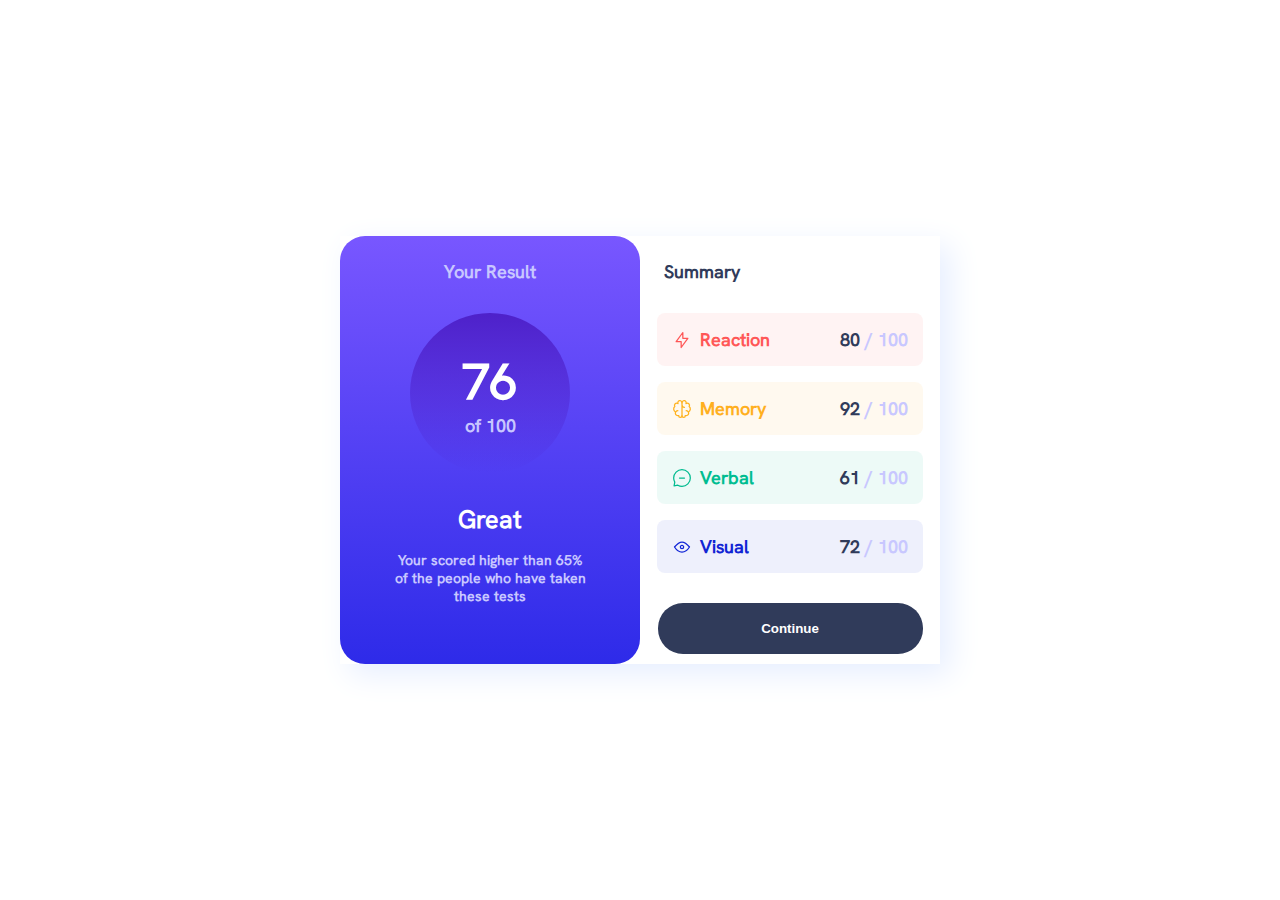
<file: index.html>
<!DOCTYPE html>
<html lang="en">
  <head>
    <meta charset="UTF-8" />
    <meta name="viewport" content="width=device-width, initial-scale=1.0" />
    <!-- displays site properly based on user's device -->

    <link
      rel="icon"
      type="image/png"
      sizes="32x32"
      href="./assets/images/favicon-32x32.png"
    />
    <link rel="stylesheet" href="styles.css" />

    <title>Frontend Mentor | Results summary component</title>
  </head>

  <body>
    <main>
      <div class="container">
        <section class="result">
          <h4 class="title">Your Result</h4>

          <div class="total-container">
            <p class="total">
              <span>76</span>
              of 100
            </p>
          </div>

          <div class="rating">
            <span>Great</span>
            <p>
              Your scored higher than 65% of the people who have taken these
              tests
            </p>
          </div>
        </section>

        <section class="summary">
          <h4 class="title">Summary</h4>

          <ol class="metrics">
            <li class="metric reaction">
              <div>
                <img src="./assets/images/icon-reaction.svg" alt="" />
                <p class="category">Reaction</p>
              </div>
              <p class="score"><span>80</span> / 100</p>
            </li>

            <li class="metric memory">
              <div>
                <img src="./assets/images/icon-memory.svg" alt="" />
                <p class="category">Memory</p>
              </div>
              <p class="score"><span>92</span> / 100</p>
            </li>

            <li class="metric verbal">
              <div>
                <img src="./assets/images/icon-verbal.svg" alt="" />
                <p class="category">Verbal</p>
              </div>
              <p class="score"><span>61</span> / 100</p>
            </li>

            <li class="metric visual">
              <div>
                <img src="./assets/images/icon-visual.svg" alt="" />
                <p class="category">Visual</p>
              </div>
              <p class="score"><span>72</span> / 100</p>
            </li>
          </ol>

          <button type="submit">Continue</button>
        </section>
      </div>
    </main>
  </body>
</html>
</file>
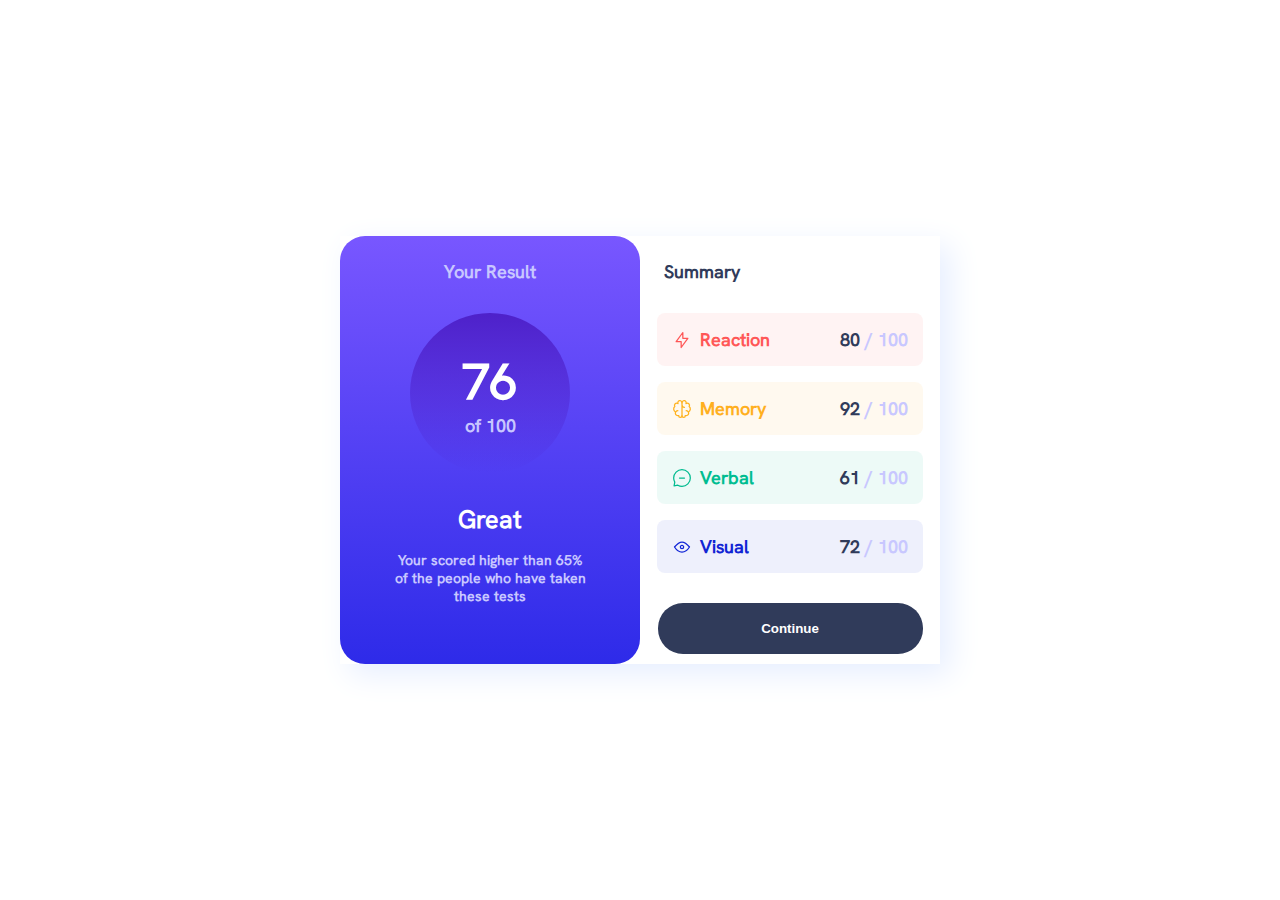
<file: src/index.html>
<!DOCTYPE html>
<html lang="en">
  <head>
    <meta charset="UTF-8" />
    <meta name="viewport" content="width=device-width, initial-scale=1.0" />
    <!-- displays site properly based on user's device -->

    <link
      rel="icon"
      type="image/png"
      sizes="32x32"
      href="../assets/images/favicon-32x32.png"
    />
    <link rel="stylesheet" href="styles.css" />

    <title>Frontend Mentor | Results summary component</title>
  </head>

  <body>
    <main>
      <div class="container">
        <section class="result">
          <h4 class="title">Your Result</h4>

          <div class="total-container">
            <p class="total">
              <span>76</span>
              of 100
            </p>
          </div>

          <div class="rating">
            <span>Great</span>
            <p>
              Your scored higher than 65% of the people who have taken these
              tests
            </p>
          </div>
        </section>

        <section class="summary">
          <h4 class="title">Summary</h4>

          <ol class="metrics">
            <li class="metric reaction">
              <div>
                <img src="../assets/images/icon-reaction.svg" alt="" />
                <p class="category">Reaction</p>
              </div>
              <p class="score"><span>80</span> / 100</p>
            </li>

            <li class="metric memory">
              <div>
                <img src="../assets/images/icon-memory.svg" alt="" />
                <p class="category">Memory</p>
              </div>
              <p class="score"><span>92</span> / 100</p>
            </li>

            <li class="metric verbal">
              <div>
                <img src="../assets/images/icon-verbal.svg" alt="" />
                <p class="category">Verbal</p>
              </div>
              <p class="score"><span>61</span> / 100</p>
            </li>

            <li class="metric visual">
              <div>
                <img src="../assets/images/icon-visual.svg" alt="" />
                <p class="category">Visual</p>
              </div>
              <p class="score"><span>72</span> / 100</p>
            </li>
          </ol>

          <button type="submit">Continue</button>
        </section>
      </div>
    </main>
  </body>
</html>
</file>
<file: styles.css>
:root {
  /* primary */
  --light-red: hsl(0, 100%, 67%);
  --orange-yellow: hsl(39, 100%, 56%);
  --green-teal: hsl(166, 100%, 37%);
  --cobalt-blue: hsl(234, 85%, 45%);

  /* gradients */
  --light-slate-blue: hsl(252, 100%, 67%);
  --light-royal-blue: hsl(241, 81%, 54%);
  --violet-blue: hsla(256, 72%, 46%, 1);
  --persian-blue: hsla(241, 72%, 46%, 0);

  /* neutral */
  --white: hsl(0, 0%, 100%);
  --pale-blue: hsl(221, 100%, 95%);
  --light-lavender: hsl(241, 100%, 89%);
  --dark-gray-blue: hsl(224, 30%, 27%);
}

*,
*::before,
*::after {
  padding: 0;
  margin: 0;
}

html {
  font-size: 62.5%;
  box-sizing: border-box;
  scroll-behavior: smooth;
}

@font-face {
  font-family: "HankenGrotesk";
  src: url(./assets/fonts/HankenGrotesk-VariableFont_wght.ttf);
  font-weight: normal;
}

body {
  font-family: HankenGrotesk, sans-serif;
}

h4,
p {
  font-size: 1.8rem;
}

h4,
p,
span,
button {
  color: var(--white);
  font-weight: bold;
}

ol {
  list-style: none;
}

/* main */

main {
  display: flex;
  justify-content: center;
  align-items: center;

  height: 100vh;
  max-width: 144rem;
  margin: 0 auto;
}

.container {
  display: flex;

  box-shadow: 10px 10px 3rem var(--pale-blue);
}

@media only screen and (max-width: 600px) {
  .container {
    flex-direction: column;
  }
}

/* result & summary sections */

.result,
.summary {
  display: flex;
  flex-direction: column;
  align-items: center;
  gap: 3rem;

  width: 30rem;
  height: 38rem;
  padding: 2.4rem 0rem;
}

/* result section */

.result {
  background: linear-gradient(var(--light-slate-blue), var(--light-royal-blue));
  border-radius: 2.5rem;

  text-align: center;
}

.result .title {
  color: var(--light-lavender);
}

.total-container {
  display: flex;
  justify-content: center;
  align-items: center;

  width: 16rem;
  height: 16rem;
  background: linear-gradient(var(--violet-blue), var(--persian-blue));
  border-radius: 50%;
}

.total {
  color: var(--light-lavender);

  max-width: 6rem;
}

.total span {
  color: var(--white);
  font-size: 5rem;
}

.rating span {
  display: block;

  font-size: 2.5rem;
  margin-bottom: 1.5rem;
}

.rating p {
  font-size: 1.4rem;
  max-width: 20rem;
  color: var(--light-lavender);
}

/* summary section */

.summary {
  border-radius: 0 2.5rem 2.5rem 0;
}

.summary .title {
  align-self: flex-start;
  color: var(--dark-gray-blue);
  padding-left: 2.4rem;
}

.metrics {
  display: flex;
  flex-direction: column;
  gap: 1.6rem;
}

.metric {
  display: flex;
  justify-content: space-between;
  align-items: center;
  gap: 7rem;

  max-width: 24rem;
  padding: 1.5rem;
  border-radius: 0.8rem;
}

.metric div {
  display: flex;
  align-items: center;
  gap: 0.8rem;
}

.metric img {
  display: inline-block;
}

.reaction {
  background-color: hsla(0, 100%, 67%, 0.07);
}

.reaction .category {
  color: var(--light-red);
}

.memory {
  background-color: hsla(39, 100%, 56%, 0.07);
}

.memory .category {
  color: var(--orange-yellow);
}

.verbal {
  background-color: hsla(166, 100%, 37%, 0.07);
}

.verbal .category {
  color: var(--green-teal);
}

.visual {
  background-color: hsla(234, 85%, 45%, 0.07);
}

.visual .category {
  color: var(--cobalt-blue);
}

.score {
  color: var(--light-lavender);
}

.score span {
  color: var(--dark-gray-blue);
}

button {
  background: var(--dark-gray-blue);
  border: 0;
  border-radius: 2.5rem;
  width: 26.5rem;
  padding: 1.8rem 0;

  cursor: pointer;
  position: relative;
  z-index: 1;
}

button::before {
  content: "";
  position: absolute;
  inset: 0;
  border-radius: 2.5rem;
  color: var(--white);
  background: linear-gradient(var(--light-slate-blue), var(--light-royal-blue));
  opacity: 0;
  transition: opacity 0.3s linear;
  z-index: -1;
}

button:hover::before {
  opacity: 1;
}

@media only screen and (max-width: 600px) {
  .result,
  .summary {
    gap: 1rem;

    height: 30rem;
  }
  .metrics {
    gap: 1rem;
  }
}

@media only screen and (max-height: 660px) {
  main {
    align-items: flex-start;
  }

  .result,
  .summary {
    gap: 1rem;

    max-width: 27.5rem;
    height: 24rem;
  }

  .total-container {
    width: 8rem;
    height: 8rem;
  }

  .total span {
    color: var(--white);
    font-size: 3rem;
  }
}
</file>
<file: src/styles.css>
:root {
  /* primary */
  --light-red: hsl(0, 100%, 67%);
  --orange-yellow: hsl(39, 100%, 56%);
  --green-teal: hsl(166, 100%, 37%);
  --cobalt-blue: hsl(234, 85%, 45%);

  /* gradients */
  --light-slate-blue: hsl(252, 100%, 67%);
  --light-royal-blue: hsl(241, 81%, 54%);
  --violet-blue: hsla(256, 72%, 46%, 1);
  --persian-blue: hsla(241, 72%, 46%, 0);

  /* neutral */
  --white: hsl(0, 0%, 100%);
  --pale-blue: hsl(221, 100%, 95%);
  --light-lavender: hsl(241, 100%, 89%);
  --dark-gray-blue: hsl(224, 30%, 27%);
}

*,
*::before,
*::after {
  padding: 0;
  margin: 0;
}

html {
  font-size: 62.5%;
  box-sizing: border-box;
  scroll-behavior: smooth;
}

@font-face {
  font-family: "HankenGrotesk";
  src: url(../assets/fonts/HankenGrotesk-VariableFont_wght.ttf);
  font-weight: normal;
}

body {
  font-family: HankenGrotesk, sans-serif;
}

h4,
p {
  font-size: 1.8rem;
}

h4,
p,
span,
button {
  color: var(--white);
  font-weight: bold;
}

ol {
  list-style: none;
}

/* main */

main {
  display: flex;
  justify-content: center;
  align-items: center;

  height: 100vh;
  max-width: 144rem;
  margin: 0 auto;
}

.container {
  display: flex;

  box-shadow: 10px 10px 3rem var(--pale-blue);
}

@media only screen and (max-width: 600px) {
  .container {
    flex-direction: column;
  }
}

/* result & summary sections */

.result,
.summary {
  display: flex;
  flex-direction: column;
  align-items: center;
  gap: 3rem;

  width: 30rem;
  height: 38rem;
  padding: 2.4rem 0rem;
}

/* result section */

.result {
  background: linear-gradient(var(--light-slate-blue), var(--light-royal-blue));
  border-radius: 2.5rem;

  text-align: center;
}

.result .title {
  color: var(--light-lavender);
}

.total-container {
  display: flex;
  justify-content: center;
  align-items: center;

  width: 16rem;
  height: 16rem;
  background: linear-gradient(var(--violet-blue), var(--persian-blue));
  border-radius: 50%;
}

.total {
  color: var(--light-lavender);

  max-width: 6rem;
}

.total span {
  color: var(--white);
  font-size: 5rem;
}

.rating span {
  display: block;

  font-size: 2.5rem;
  margin-bottom: 1.5rem;
}

.rating p {
  font-size: 1.4rem;
  max-width: 20rem;
  color: var(--light-lavender);
}

/* summary section */

.summary {
  border-radius: 0 2.5rem 2.5rem 0;
}

.summary .title {
  align-self: flex-start;
  color: var(--dark-gray-blue);
  padding-left: 2.4rem;
}

.metrics {
  display: flex;
  flex-direction: column;
  gap: 1.6rem;
}

.metric {
  display: flex;
  justify-content: space-between;
  align-items: center;
  gap: 7rem;

  max-width: 24rem;

  background-color: hsl(0, 100%, 67%, 0.07);
  padding: 1.5rem;
  border-radius: 0.8rem;
}

.metric div {
  display: flex;
  align-items: center;
  gap: 0.8rem;
}

.metric img {
  display: inline-block;
}

.reaction {
  background-color: hsla(0, 100%, 67%, 0.07);
}

.reaction .category {
  color: var(--light-red);
}

.memory {
  background-color: hsla(39, 100%, 56%, 0.07);
}

.memory .category {
  color: var(--orange-yellow);
}

.verbal {
  background-color: hsla(166, 100%, 37%, 0.07);
}

.verbal .category {
  color: var(--green-teal);
}

.visual {
  background-color: hsla(234, 85%, 45%, 0.07);
}

.visual .category {
  color: var(--cobalt-blue);
}

.score {
  color: var(--light-lavender);
}

.score span {
  color: var(--dark-gray-blue);
}

button {
  background: var(--dark-gray-blue);
  border: 0;
  border-radius: 2.5rem;
  width: 26.5rem;
  padding: 1.8rem 0;

  cursor: pointer;
  position: relative;
  z-index: 1;
}

button::before {
  content: "";
  position: absolute;
  inset: 0;
  border-radius: 2.5rem;
  color: var(--white);
  background: linear-gradient(var(--light-slate-blue), var(--light-royal-blue));
  opacity: 0;
  transition: opacity 0.3s linear;
  z-index: -1;
}

button:hover::before {
  opacity: 1;
}

@media only screen and (max-width: 600px) {
  .result,
  .summary {
    gap: 1rem;

    height: 30rem;
  }
  .metrics {
    gap: 1rem;
  }
}

@media only screen and (max-height: 660px) {
  main {
    align-items: flex-start;
  }

  .result,
  .summary {
    gap: 1rem;

    max-width: 27.5rem;
    height: 24rem;
  }

  .total-container {
    width: 8rem;
    height: 8rem;
  }

  .total span {
    color: var(--white);
    font-size: 3rem;
  }
}
</file>
